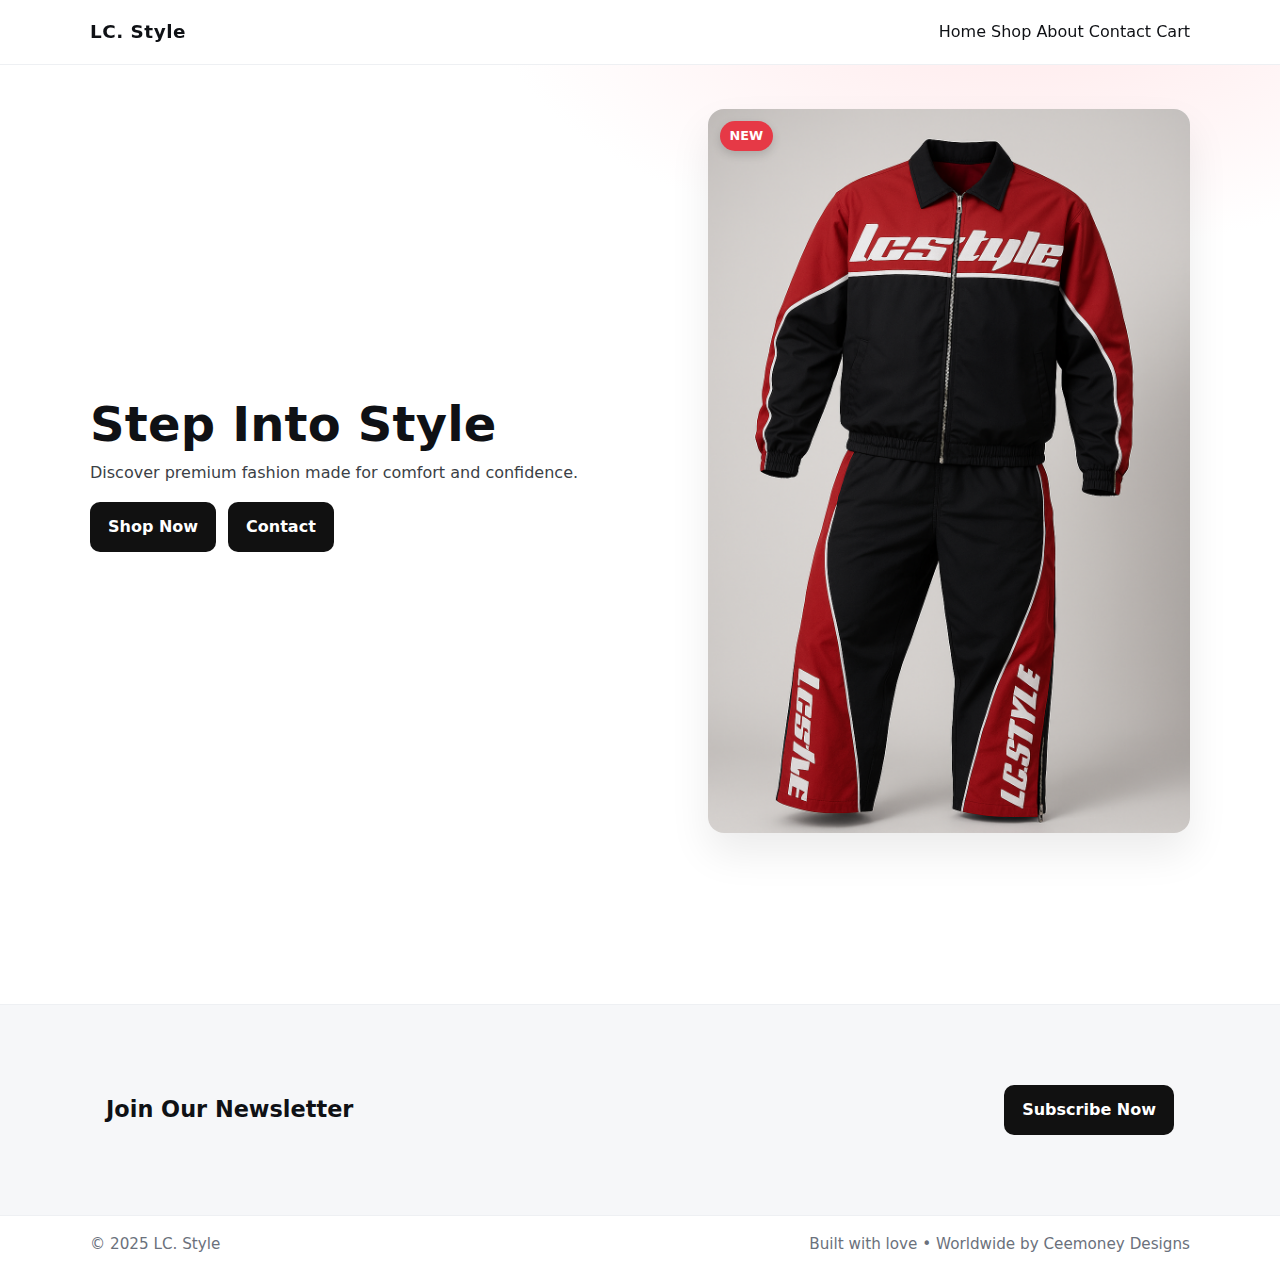
<file: index.html>
<!DOCTYPE html>
<html lang="en">
<head>
  <meta charset="UTF-8">
  <meta name="viewport" content="width=device-width, initial-scale=1.0">
  <title>LC. Style Store | Home</title>
  <link rel="stylesheet" href="css/styles.css">
</head>
<body>

<header>
  <div class="container navbar">
    <div class="brand">LC. Style</div>
    <button class="menu-toggle" type="button" aria-label="Open navigation" aria-expanded="false">
      <span class="waffle-icon">
        <span></span>
        <span></span>
        <span></span>
        <span></span>
        <span></span>
        <span></span>
        <span></span>
        <span></span>
        <span></span>
      </span>
    </button>
    <nav>
      <button class="menu-close" type="button" aria-label="Close navigation">
        <span></span>
        <span></span>
      </button>
      <a href="index.html">Home</a>
      <a href="shop.html">Shop</a>
      <a href="about.html">About</a>
      <a href="contact.html">Contact</a>
      <a href="cart.html">Cart</a>
    </nav>
  </div>
</header>

<section class="hero">
  <div class="container wrap">
    <div>
      <h1>Step Into Style</h1>
      <p>Discover premium fashion made for comfort and confidence.</p>
      <div class="cta">
        <a class="btn" href="shop.html">Shop Now</a>
        <a class="btn" href="contact.html">Contact</a>
      </div>
    </div>
    <div class="hero-img-wrap">
  <a href="shop.html">
    <img class="hero-img" src="./Assets/New design updown.png" alt="Red and Black LC. Style Tracksuit">
    <span class="badge new">NEW</span>
  </a>
</div>
  </div>
</section>

<!-- You can add products or featured items here if you want more content -->

<section class="newsletter">
  <div class="container wrap">
    <h2>Join Our Newsletter</h2>
    <a href="https://docs.google.com/forms/d/e/1FAIpQLSdIJ_h1oI8b1-wldCTHQlRCWdDjxcBcHCdXxZa8YdfiSkmzfw/viewform" target="_blank" class="btn btn-newsletter">Subscribe Now</a>
  </div>
</section>

<footer>
  <div class="container footer-inner">
    <div>© 2025 LC. Style</div>
    <div>Built with love • Worldwide by Ceemoney Designs</div>
  </div>
</footer>

<script src="js/app.js"></script>
</body>
</html>
</file>
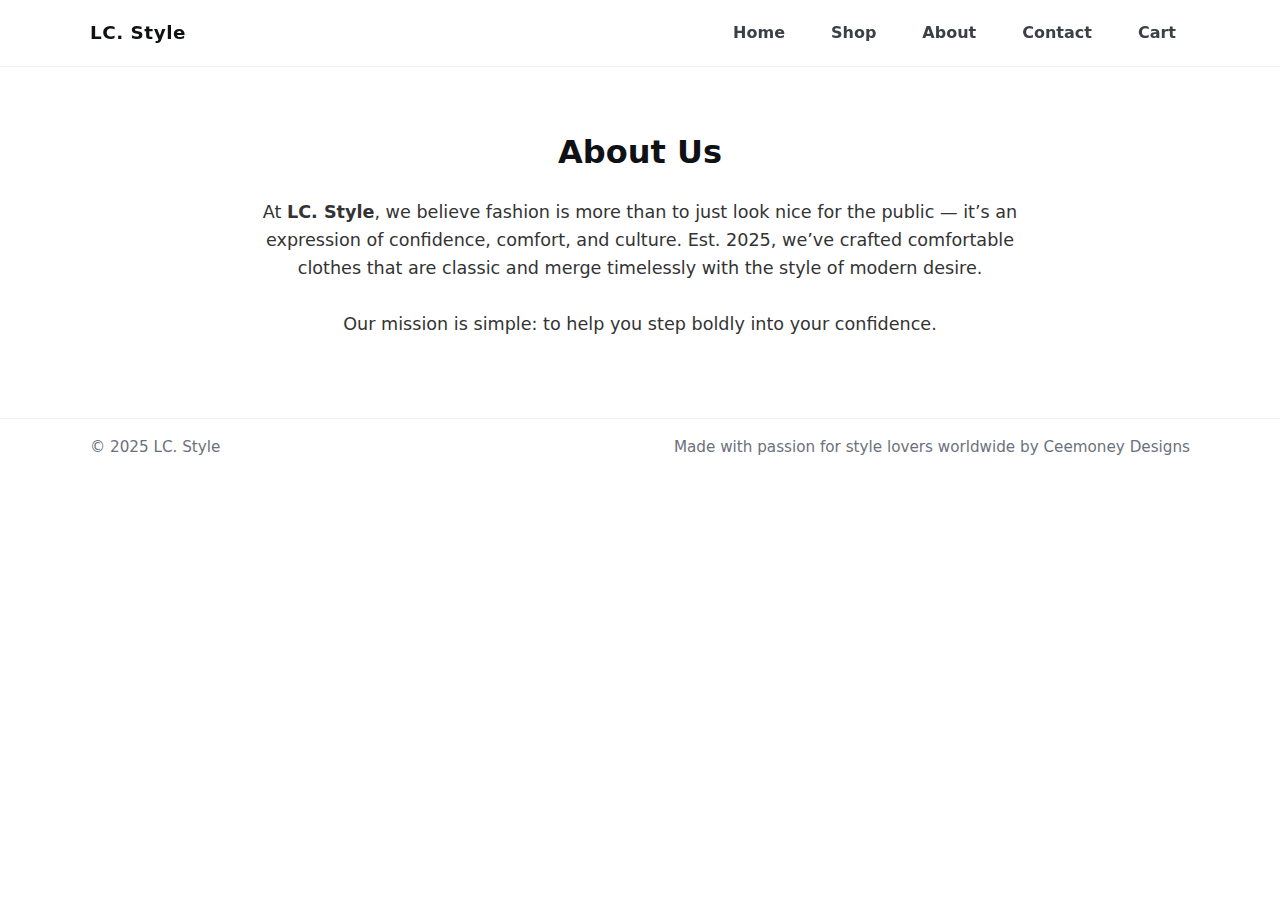
<file: about.html>
<!DOCTYPE html>
<html lang="en">
<head>
  <meta charset="UTF-8">
  <meta name="viewport" content="width=device-width, initial-scale=1.0">
  <title>LC. Style | About</title>
  <link rel="stylesheet" href="css/styles.css">
</head>
<body>

<header>
  <div class="container navbar">
    <div class="brand">LC. Style</div>
    <nav class="nav-links">
      <a href="index.html">Home</a>
      <a href="shop.html">Shop</a>
      <a href="about.html">About</a>
      <a href="contact.html">Contact</a>
      <a href="cart.html">Cart</a>
    </nav>
  </div>
</header>

<section class="products">
  <h2>About Us</h2>
  <p style="max-width:800px; margin:20px auto; text-align:center; font-size:1.1rem; color:#333;">
    At <strong>LC. Style</strong>, we believe fashion is more than to just look nice for the public —
    it’s an expression of confidence, comfort, and culture. Est. 2025, we’ve crafted comfortable clothes that are classic and merge 
    timelessly with the style of modern desire.  
    <br><br>
    Our mission is simple: to help you step boldly into your confidence.
  </p>
</section>

<footer>
  <div class="container footer-inner">
    <div>© 2025 LC. Style</div>
    <div>Made with passion for style lovers worldwide by Ceemoney Designs</div>
  </div>
</footer>

<script src="js/app.js"></script>
</body>
</html>
</file>
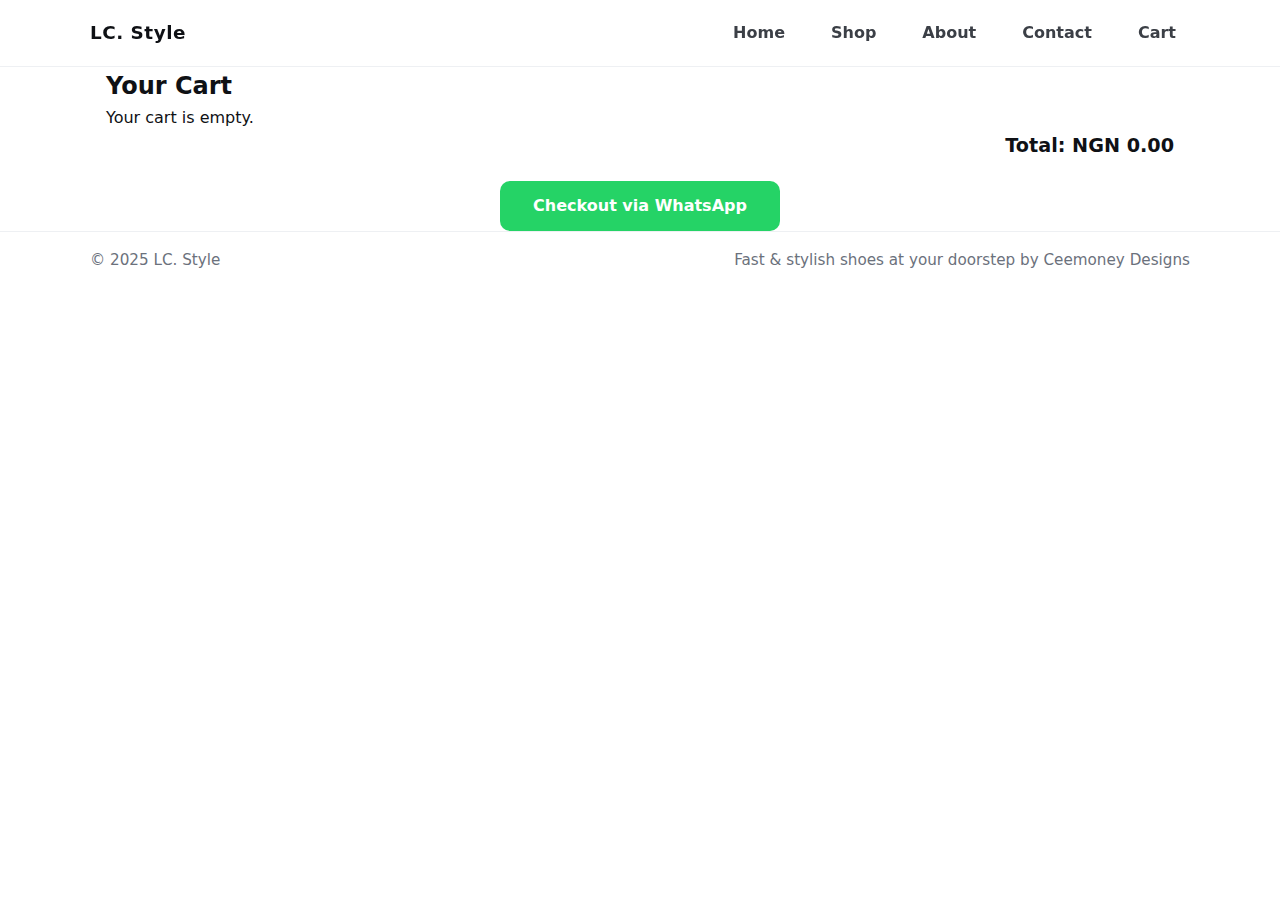
<file: cart.html>
<!DOCTYPE html>
<html lang="en">
<head>
  <meta charset="UTF-8">
  <meta name="viewport" content="width=device-width, initial-scale=1.0">
  <title>LC. Style | Cart</title>
  <link rel="stylesheet" href="css/styles.css">
</head>
<body>

<header>
  <div class="container navbar">
    <div class="brand">LC. Style</div>
    <nav class="nav-links">
      <a href="index.html">Home</a>
      <a href="shop.html">Shop</a>
      <a href="about.html">About</a>
      <a href="contact.html">Contact</a>
      <a href="cart.html">Cart</a>
    </nav>
  </div>
</header>

<section class="cart">
  <div class="container">
    <h2>Your Cart</h2>
    <div class="cart-list"></div>
    <p id="cart-total">Total: $0.00</p>
    <button id="checkout-whatsapp" class="btn">Checkout via WhatsApp</button>
  </div>
</section>

<footer>
  <div class="container footer-inner">
    <div>© 2025 LC. Style</div>
    <div>Fast & stylish shoes at your doorstep by Ceemoney Designs</div>
  </div>
</footer>

<script src="js/app.js"></script>
</body>
</html>
</file>
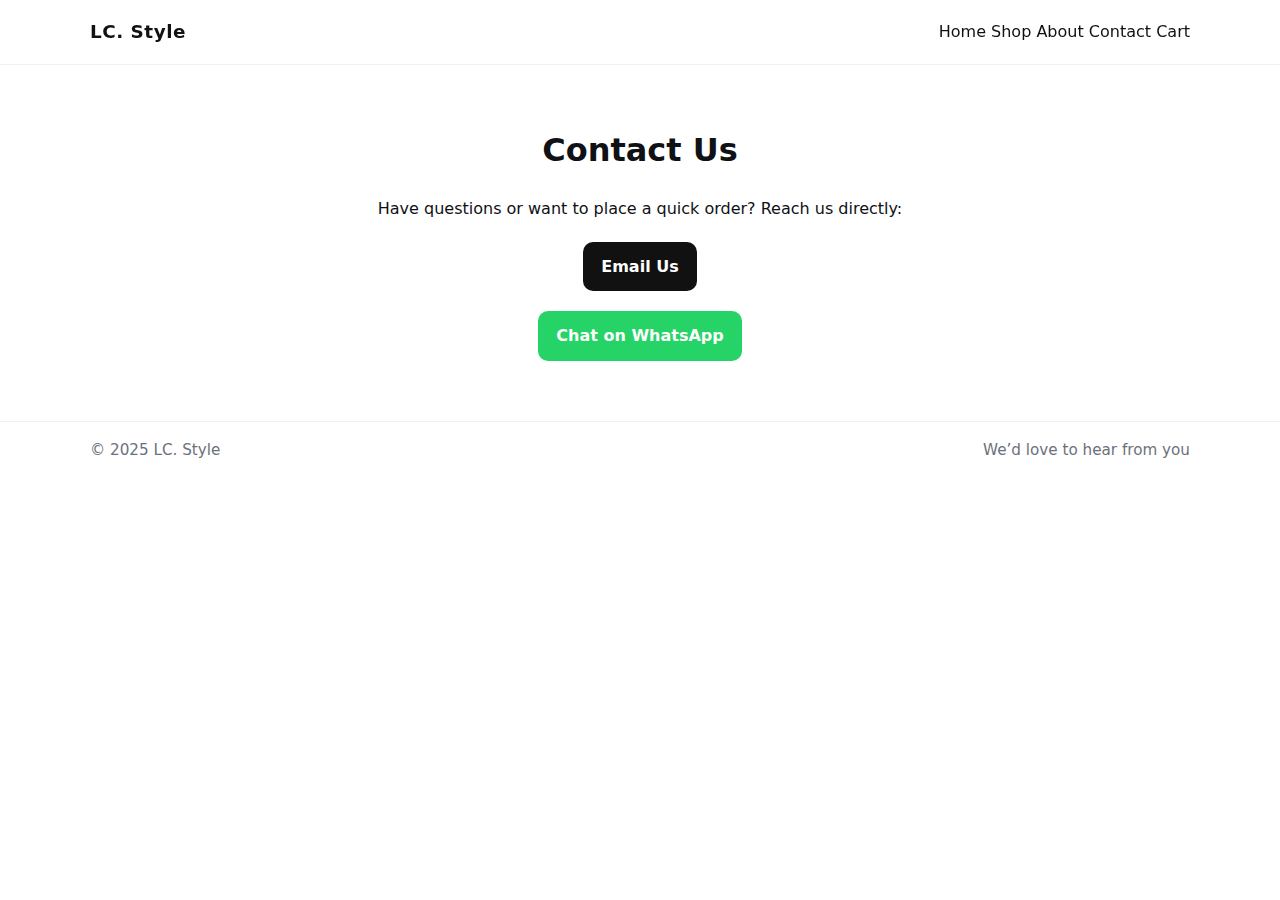
<file: contact.html>
<!DOCTYPE html>
<html lang="en">
<head>
  <meta charset="UTF-8">
  <meta name="viewport" content="width=device-width, initial-scale=1.0">
  <title>LC. Style | Contact</title>
  <link rel="stylesheet" href="css/styles.css">
</head>
<body>

<header>
  <div class="container navbar">
    <div class="brand">LC. Style</div>
    <button class="menu-toggle" type="button" aria-label="Open navigation" aria-expanded="false">
      <span class="waffle-icon">
        <span></span>
        <span></span>
        <span></span>
        <span></span>
        <span></span>
        <span></span>
        <span></span>
        <span></span>
        <span></span>
      </span>
    </button>
    <nav>
      <button class="menu-close" type="button" aria-label="Close navigation">
        <span></span>
        <span></span>
      </button>
      <a href="index.html">Home</a>
      <a href="shop.html">Shop</a>
      <a href="about.html">About</a>
      <a href="contact.html">Contact</a>
      <a href="cart.html">Cart</a>
    </nav>
  </div>
</header>

<section class="products">
  <h2>Contact Us</h2>
  <p style="text-align:center; margin-bottom:20px;">
    Have questions or want to place a quick order? Reach us directly:
  </p>

  <div style="text-align:center; margin-bottom:20px;">
    <a href="mailto:Chibuzorchiomajuliet@gmail.com" class="btn">Email Us</a>
  </div>

  <div style="text-align:center;">
    <button id="whatsapp-btn" class="btn">Chat on WhatsApp</button>
  </div>
</section>

<footer>
  <div class="container footer-inner">
    <div>© 2025 LC. Style</div>
    <div>We’d love to hear from you</div>
  </div>
</footer>

<script src="js/app.js"></script>
</body>
</html>
</file>
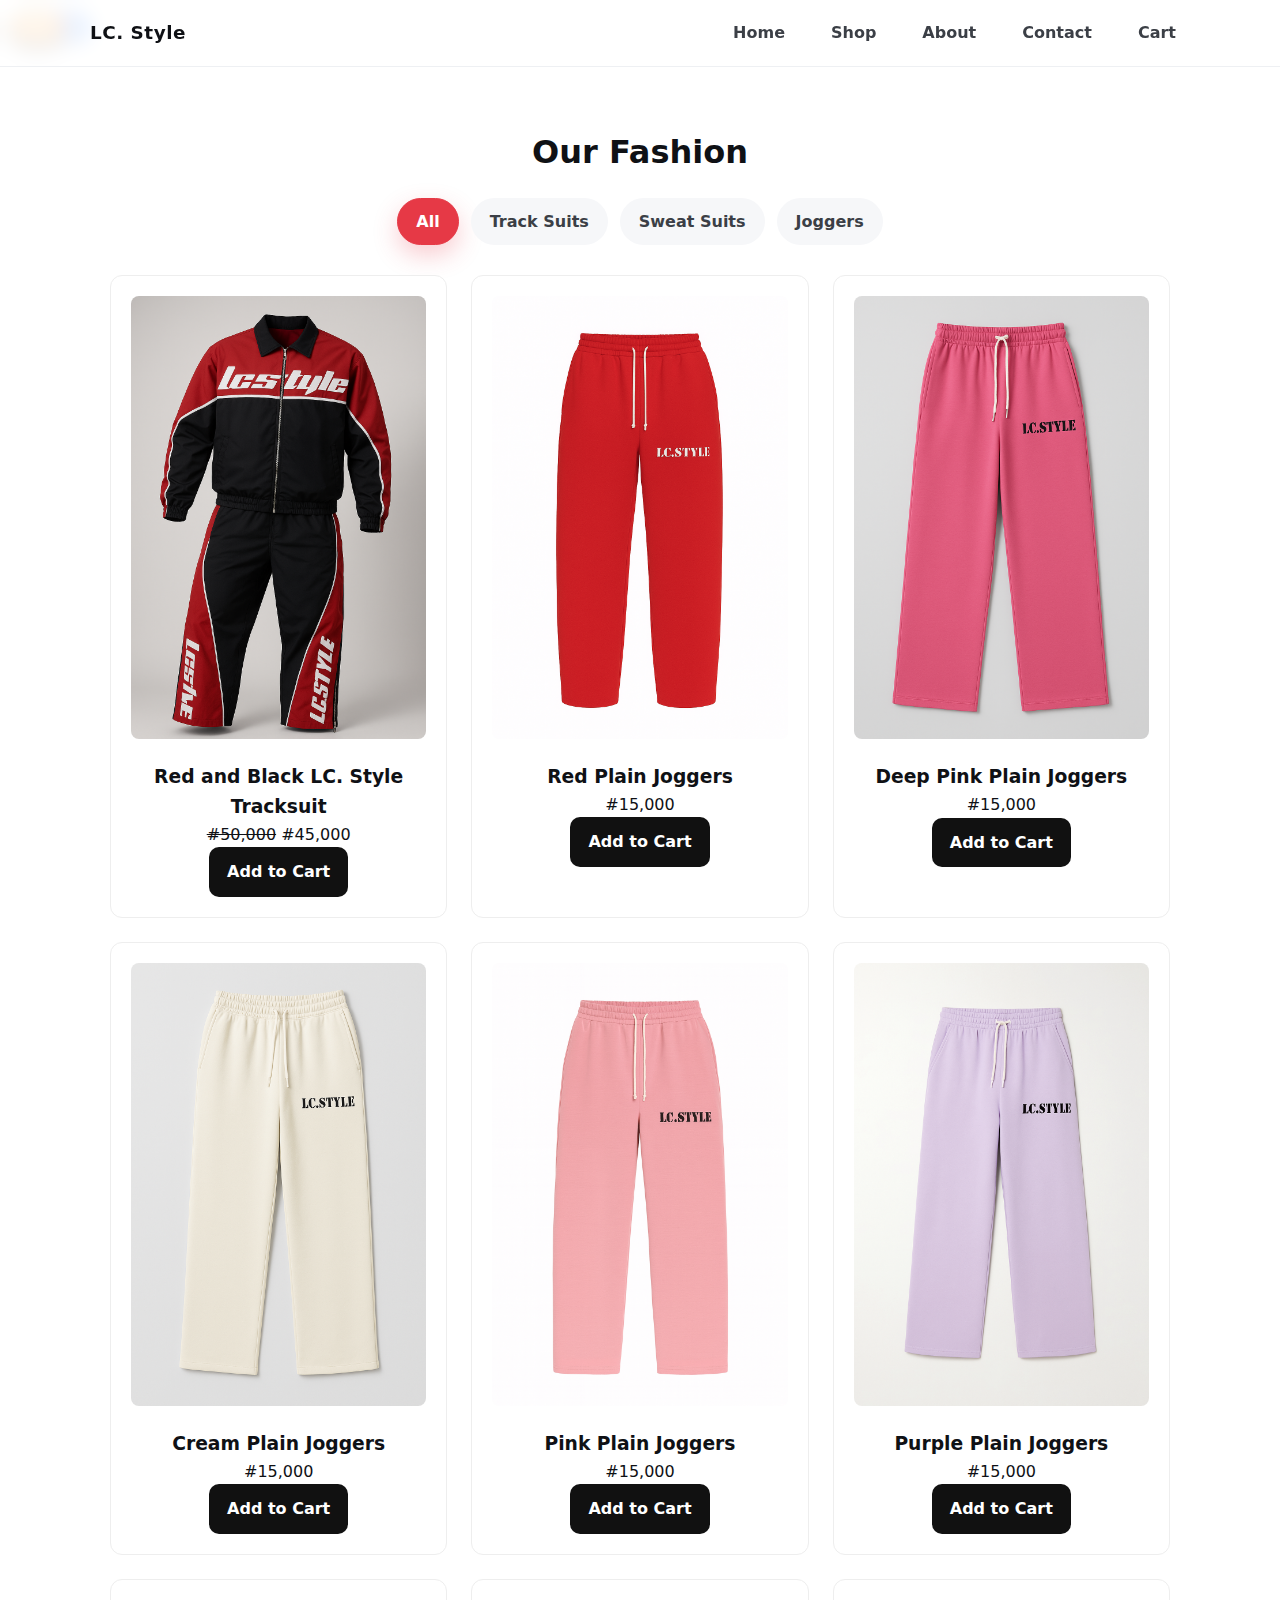
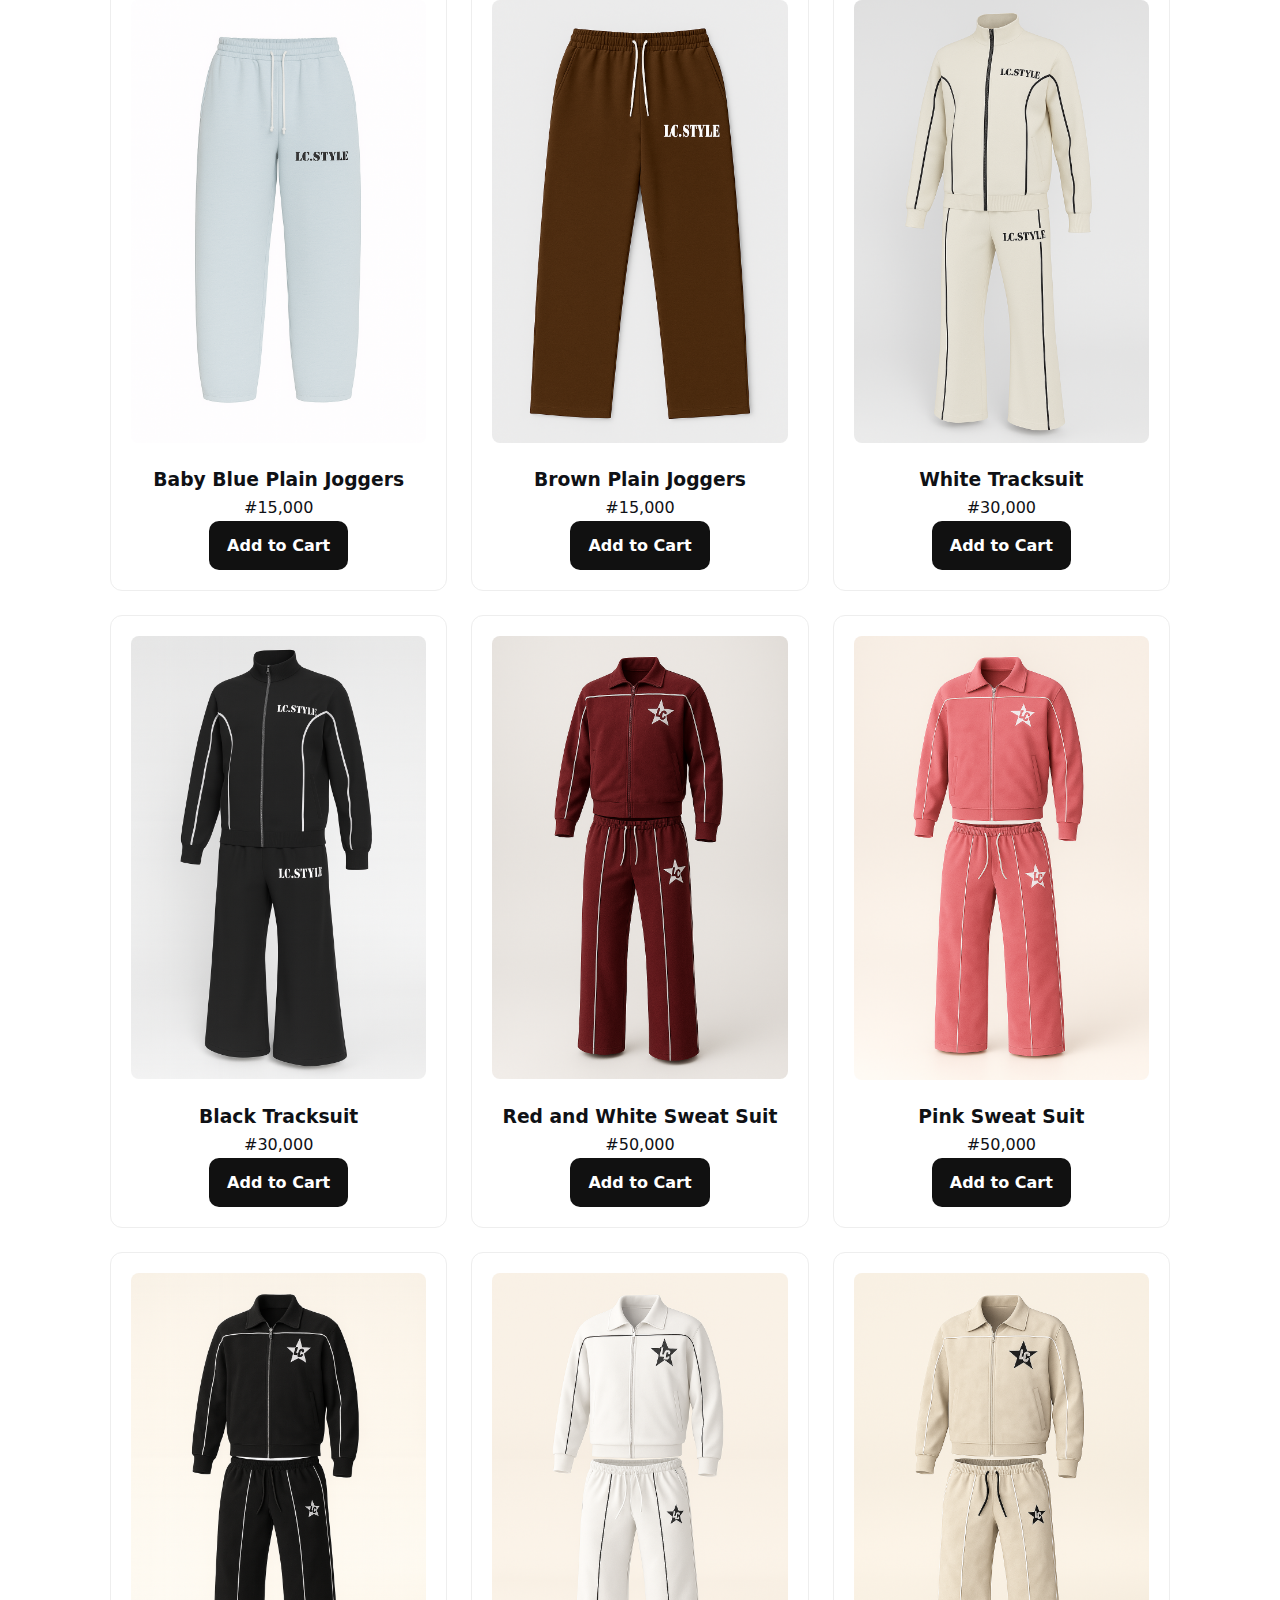
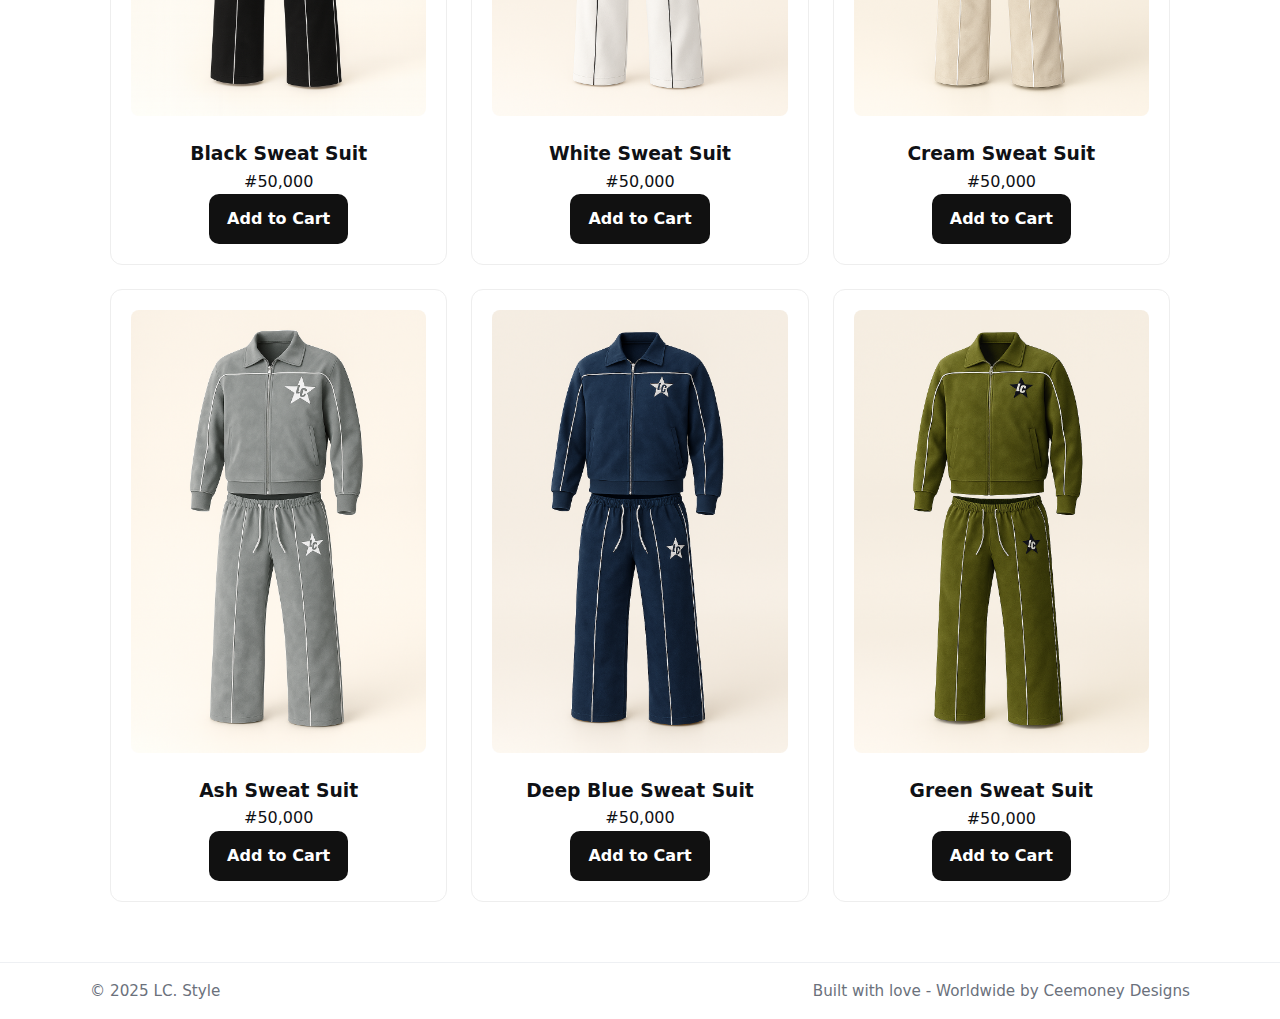
<file: shop.html>
<!DOCTYPE html>
<html lang="en">
<head>
  <meta charset="UTF-8">
  <meta name="viewport" content="width=device-width, initial-scale=1.0">
  <title>LC. Style Store | Shop</title>
  <link rel="stylesheet" href="css/styles.css">
</head>
<body>

<header>
  <div class="container navbar">
    <div class="brand">LC. Style</div>
    <nav class="nav-links">
      <a href="index.html">Home</a>
      <a href="shop.html">Shop</a>
      <a href="about.html">About</a>
      <a href="contact.html">Contact</a>
      <a href="cart.html">Cart</a>
    </nav>
  </div>
</header>

<section class="products">
  <h2>Our Fashion</h2>
  <div class="filter-bar">
    <button class="filter-btn active" data-filter="all">All</button>
    <button class="filter-btn" data-filter="tracksuits">Track Suits</button>
    <button class="filter-btn" data-filter="sweatsuits">Sweat Suits</button>
    <button class="filter-btn" data-filter="joggers">Joggers</button>
  </div>
  <div class="product-grid">

    <div class="product" data-name="Red and Black LC. Style Tracksuit" data-price="45000" data-status="limited" data-badge-class="limited" data-category="tracksuits">
      <div class="product-img-wrap">
        <img src="./Assets/New design updown.png" alt="Red and Black LC. Style Tracksuit">
      </div>
      <h3 class="product-name">Red and Black LC. Style Tracksuit</h3>
      <p class="product-price"> <s>#50,000</s> #45,000</p>
      
      <button class="btn add-to-cart">Add to Cart</button>
    </div>

    <div class="product" data-name="Red Plain Joggers" data-price="15000" data-status="Hot" data-badge-class="hot" data-category="joggers">
      <div class="product-img-wrap">
        <img src="./Assets/Red Jogs.png" alt="Red Plain Joggers">
      </div>
      <h3 class="product-name">Red Plain Joggers</h3>
      <p class="product-price">#15,000</p>
      
      <button class="btn add-to-cart">Add to Cart</button>
    </div>

    <div class="product" data-name="Deep Pink Plain Joggers" data-price="15000" data-status="Hot" data-badge-class="hot" data-category="joggers">
      <div class="product-img-wrap">
        <img src="./Assets/Deep pink.png" alt="Deep Pink Plain Joggers">
      </div>
      <h3 class="product-name">Deep Pink Plain Joggers</h3>
      <p class="product-price">#15,000</p>
      
      <button class="btn add-to-cart">Add to Cart</button>
    </div>

    <div class="product" data-name="Cream Plain Joggers" data-price="15000" data-status="Hot" data-badge-class="hot" data-category="joggers">
      <div class="product-img-wrap">
        <img src="./Assets/cream.png" alt="Cream Plain Joggers">
      </div>
      <h3 class="product-name">Cream Plain Joggers</h3>
      <p class="product-price"> #15,000</p>
      
      <button class="btn add-to-cart">Add to Cart</button>
    </div>

    <div class="product" data-name="pink Plain Joggers" data-price="15000" data-status="Hot" data-badge-class="hot" data-category="joggers">
      <div class="product-img-wrap">
        <img src="./Assets/Pink jogs.png" alt="Pink Plain Joggers">
      </div>
      <h3 class="product-name">Pink Plain Joggers</h3>
      <p class="product-price"> #15,000</p>
      
      <button class="btn add-to-cart">Add to Cart</button>
    </div>

    <div class="product" data-name="Purple Plain Joggers" data-price="15000" data-status="Hot" data-badge-class="hot" data-category="joggers">
      <div class="product-img-wrap">
        <img src="./Assets/Purple Jogs.png" alt="Purple Plain Joggers">
      </div>
      <h3 class="product-name">Purple Plain Joggers</h3>
      <p class="product-price"> #15,000</p>
      
      <button class="btn add-to-cart">Add to Cart</button>
    </div>

    <div class="product" data-name="Baby Blue Plain Joggers" data-price="15000" data-status="Hot" data-badge-class="hot" data-category="joggers">
      <div class="product-img-wrap">
        <img src="./Assets/Baby Blue Jogs.png" alt="Baby Blue Plain Joggers">
      </div>
      <h3 class="product-name">Baby Blue Plain Joggers</h3>
      <p class="product-price"> #15,000</p>
      
      <button class="btn add-to-cart">Add to Cart</button>
    </div>

    <div class="product" data-name="Brown Plain Joggers" data-price="15000" data-status="Hot" data-badge-class="hot" data-category="joggers">
      <div class="product-img-wrap">
        <img src="./Assets/Brown Jogs.png" alt="Brown Plain Joggers">
      </div>
      <h3 class="product-name">Brown Plain Joggers</h3>
      <p class="product-price"> #15,000</p>
      
      <button class="btn add-to-cart">Add to Cart</button>
    </div>

    <div class="product" data-name="White Tracksuit" data-price="30000" data-status="new" data-badge-class="new" data-category="tracksuits">
      <div class="product-img-wrap">
        <img src="./Assets/White track suit.png" alt="White Tracksuit">
      </div>
      <h3 class="product-name">White Tracksuit</h3>
      <p class="product-price"> #30,000</p>
      
      <button class="btn add-to-cart">Add to Cart</button>
    </div>

    <div class="product" data-name="Black Tracksuit" data-price="30000" data-status="new" data-badge-class="new" data-category="tracksuits">
      <div class="product-img-wrap">
        <img src="./Assets/Blcak tracksuit.png" alt="Black Tracksuit">
      </div>
      <h3 class="product-name">Black Tracksuit</h3>
      <p class="product-price"> #30,000</p>
      
      <button class="btn add-to-cart">Add to Cart</button>
    </div>

    <div class="product" data-name="NEW Red and White Track suit" data-price="50000" data-status="hot" data-badge-class="hot" data-category="sweatsuits">
      <div class="product-img-wrap">
        <img src="./Assets/NEW Red and white Tracksuit.png" alt="NEW Red and White Track suit">
      </div>
      <h3 class="product-name">Red and White Sweat Suit</h3>
      <p class="product-price"> #50,000</p>
      
      <button class="btn add-to-cart">Add to Cart</button>
    </div>

    <div class="product" data-name="NEW Pink Track suit" data-price="50000" data-status="hot" data-badge-class="hot" data-category="sweatsuits">
      <div class="product-img-wrap">
        <img src="./Assets/NEW LIGHTER PINK Track suit.png" alt="NEW Pink Track suit">
      </div>
      <h3 class="product-name">Pink Sweat Suit</h3>
      <p class="product-price"> #50,000</p>
      
      <button class="btn add-to-cart">Add to Cart</button>
    </div>

    <div class="product" data-name="NEW Black Track suit" data-price="50000" data-status="hot" data-badge-class="hot" data-category="sweatsuits">
      <div class="product-img-wrap">
        <img src="./Assets/NEW Black track suit.png" alt="NEW Black Track suit">
      </div>
      <h3 class="product-name">Black Sweat Suit</h3>
      <p class="product-price"> #50,000</p>
      
      <button class="btn add-to-cart">Add to Cart</button>
    </div>

    <div class="product" data-name="NEW White Track suit" data-price="50000" data-status="hot" data-badge-class="hot" data-category="sweatsuits">
      <div class="product-img-wrap">
        <img src="./Assets/NEW White Track suit.png" alt="NEW White Track suit">
      </div>
      <h3 class="product-name">White Sweat Suit</h3>
      <p class="product-price"> #50,000</p>
      
      <button class="btn add-to-cart">Add to Cart</button>
    </div>
      
    <div class="product" data-name="NEW Cream Track suit" data-price="50000" data-status="hot" data-badge-class="hot" data-category="sweatsuits">
      <div class="product-img-wrap">
        <img src="./Assets/NEW Cream Track suit.png" alt="NEW Cream Track suit">
      </div>
      <h3 class="product-name">Cream Sweat Suit</h3>
      <p class="product-price"> #50,000</p>
      
      <button class="btn add-to-cart">Add to Cart</button>
    </div>

    <div class="product" data-name="NEW Ash Track suit" data-price="50000" data-status="hot" data-badge-class="hot" data-category="sweatsuits">
      <div class="product-img-wrap">
        <img src="./Assets/NEW Ash Track suit.png" alt="NEW Ash Track suit">
      </div>
      <h3 class="product-name">Ash Sweat Suit</h3>
      <p class="product-price"> #50,000</p>
      
      <button class="btn add-to-cart">Add to Cart</button>
    </div>

    <div class="product" data-name="NEW Deep Blue Track suit" data-price="50000" data-status="hot" data-badge-class="hot" data-category="sweatsuits">
      <div class="product-img-wrap">
        <img src="./Assets/NEW Deep blue track suit.png" alt="NEW Deep Blue Track suit">
      </div>
      <h3 class="product-name">Deep Blue Sweat Suit</h3>
      <p class="product-price"> #50,000</p>
      
      <button class="btn add-to-cart">Add to Cart</button>
    </div>

    <div class="product" data-name="NEW Green Track suit" data-price="50000" data-status="hot" data-badge-class="hot" data-category="sweatsuits">
      <div class="product-img-wrap">
        <img src="./Assets/NEW Green Track suit.png" alt="NEW Green Track suit">
      </div>
      <h3 class="product-name">Green Sweat Suit</h3>
      <p class="product-price"> #50,000</p>
      
      <button class="btn add-to-cart">Add to Cart</button>
    </div>

  </div>
</section>

<footer>
  <div class="container footer-inner">
    <div>© 2025 LC. Style</div>
    <div>Built with love - Worldwide by Ceemoney Designs</div>
  </div>
</footer>

<script src="js/app.js"></script>
</body>
</html>
</file>
<file: css/styles.css>
/* ==== Reset & Base ==== */
* { margin:0; padding:0; box-sizing:border-box; }
html,body { font-family: "Poppins", system-ui, -apple-system, Roboto, Arial, sans-serif; color:#0f1115; background:#ffffff; line-height:1.6; }
a { color: inherit; text-decoration: none; }
button { font: inherit; cursor: pointer; border: 0; }

/* ==== Layout Helpers ==== */
.container { max-width: 1100px; margin: 0 auto; padding: 0 16px; }
.btn { display:inline-block; padding:12px 18px; border-radius:10px; background:#111; color:#fff; font-weight:600; transition: transform .15s ease, box-shadow .15s ease, background .15s ease; }
.btn:hover { transform: translateY(-1px); box-shadow: 0 8px 24px rgba(0,0,0,.15); background:#000; }

/* Accent */
:root{ --accent:#e63946; --ink:#0f1115; --ink-2:#3b3f46; --ink-3:#6b717c; --surface:#f6f7f9; --whatsapp:#25D366; }

/* ==== Header / Nav ==== */
header { position: sticky; top:0; z-index:10; background:rgba(255,255,255,.9); backdrop-filter: blur(10px); border-bottom: 1px solid #eef0f3; }
.navbar { display:flex; align-items:center; justify-content:space-between; gap:20px; min-height:64px; padding:10px 0; }
.brand { font-weight:800; letter-spacing:.5px; font-size:1.15rem; color:var(--ink); }
.nav-links { display:flex; align-items:center; gap:18px; }
.nav-links a { padding:10px 14px; border-radius:10px; font-weight:600; color:var(--ink-2); transition: background .2s ease, color .2s ease, transform .2s ease; }
.nav-links a:hover { background:var(--surface); color:var(--ink); transform: translateY(-1px); }
.nav-links a:focus-visible { outline:2px solid var(--accent); outline-offset:3px; }

@media (max-width: 820px){
  .navbar { flex-wrap:wrap; justify-content:center; text-align:center; }
  .brand { width:100%; }
  .nav-links { width:100%; justify-content:center; flex-wrap:wrap; gap:12px; padding-bottom:6px; }
  .nav-links a { background:var(--surface); border:1px solid transparent; }
  .nav-links a:hover { background:#fff; border-color:#e4e7ec; }
}

@media (max-width: 520px){
  .nav-links { gap:10px; }
  .nav-links a { flex:1 1 calc(50% - 10px); min-width:140px; text-align:center; }
}

/* ==== Hero ==== */
.hero { background: radial-gradient(1200px 600px at 80% -10%, #ffe7e9 0%, #fff 45%), linear-gradient(180deg,#ffffff 0%, #fbfcff 100%); }
.hero .wrap { display:grid; grid-template-columns: 1.1fr .9fr; gap:28px; align-items:center; padding: 44px 0; }
.hero h1 { font-size: clamp(2rem, 4vw, 3rem); line-height:1.1; margin-bottom:10px; font-weight:800; letter-spacing:.2px; }
.hero p { color:var(--ink-2); margin-bottom:16px; }
.hero .cta { display:flex; gap:12px; flex-wrap:wrap; }
.hero-img { width:100%; height:auto; border-radius:16px; box-shadow: 0 20px 40px rgba(0,0,0,.08); object-fit:contain; background:#fff; }
.hero-img-wrap { position: relative; display:inline-block; }

/* ==== Products Grid ==== */
.products { padding: 60px 20px; max-width: 1100px; margin: auto; }
.products h2 { text-align:center; font-size:2rem; font-weight:700; margin-bottom:20px; }
/* ==== Product Filters ==== */
.filter-bar { display:flex; justify-content:center; gap:12px; margin-bottom:30px; flex-wrap:wrap; }
.filter-btn { padding:10px 18px; border-radius:999px; background:var(--surface); color:var(--ink-2); font-weight:600; border:1px solid transparent; transition:all .2s ease; }
.filter-btn:hover { background:#fff; border-color:#d7dbe3; color:var(--ink); box-shadow:0 6px 14px rgba(0,0,0,.08); }
.filter-btn.active { background:var(--accent); color:#fff; border-color:var(--accent); box-shadow:0 10px 24px rgba(230,57,70,.25); }
.product-grid { display:grid; grid-template-columns: repeat(auto-fit, minmax(250px, 1fr)); gap:24px; }
.product { border:1px solid #eee; border-radius:12px; padding:20px; background:#fff; text-align:center; transition:all .25s ease; }
.product:hover { transform:translateY(-5px); box-shadow:0 10px 25px rgba(0,0,0,.08); }
.product img { width:100%; border-radius:8px; margin-bottom:15px; }
.sizes { margin-bottom:12px; }
.size-option { background:#f2f2f2; border-radius:6px; padding:6px 10px; margin:0 3px; transition:all .2s; }
.size-option.active, .size-option:hover { background:var(--accent); color:#fff; }

/* ==== Badges ==== */
.badge {
  position: absolute;
  top: 12px;
  left: 12px;
  background: #555;
  color: #fff;
  font-size: 0.8rem;
  font-weight: 700;
  padding: 5px 10px;
  border-radius: 20px;
  text-transform: uppercase;
  box-shadow: 0 4px 10px rgba(0,0,0,0.15);
  animation: pulse 1.5s infinite;
}
.badge.new { background: #e63946; }
.badge.sale { background: #1eb955; }
.badge.hot { background: #ff8c00; }
.badge.restocked { background: #2a9d8f; }
.badge.limited { background: #0066ff; }
.badge.trending { background: #ff1493; }

@keyframes pulse {
  0% { transform: scale(1); opacity: 1; }
  50% { transform: scale(1.1); opacity: 0.85; }
  100% { transform: scale(1); opacity: 1; }
}

/* ==== Cart Page ==== */
.cart-list { display:flex; flex-direction:column; gap:15px; }
.cart-item { display:flex; justify-content:space-between; align-items:center; padding:15px; background:#fff; border:1px solid #eee; border-radius:10px; box-shadow:0 4px 10px rgba(0,0,0,.05); transition: all .2s ease; }
.cart-item:hover { transform: translateY(-3px); box-shadow:0 6px 15px rgba(0,0,0,.08); }
.cart-item p { margin:0; font-size:1rem; font-weight:500; }
.remove-btn { background:var(--accent); color:#fff; font-size:.9rem; padding:8px 14px; border-radius:8px; }
.remove-btn:hover { background:#c71c29; }
#cart-total { text-align:right; font-size:1.2rem; font-weight:700; }
#checkout-whatsapp { background:var(--whatsapp); width:100%; max-width:280px; display:block; margin:20px auto 0; text-align:center; }
#checkout-whatsapp:hover { background:#1eb955; }

/* ==== Newsletter ==== */
.newsletter { background: var(--surface); border-top:1px solid #eef0f3; margin-top: 120px; padding: 80px 0; }
.newsletter .wrap { display:flex; align-items:center; justify-content:space-between; gap:16px; flex-wrap:wrap; }
.newsletter h2 { font-size:1.4rem; font-weight:700; }

/* Newsletter form (if used) */
#newsletter-form { display:flex; gap:8px; }
#newsletter-form input { padding:12px 14px; border:1px solid #e2e6ec; border-radius:10px; min-width:240px; }
#newsletter-form button { background:var(--accent); }
#newsletter-form button:hover { background:#c71c29; }

/* ==== Footer ==== */
footer { border-top:1px solid #eef0f3; }
.footer-inner { display:flex; align-items:center; justify-content:space-between; gap:12px; padding:16px 0; color:var(--ink-3); font-size:.95rem; }

/* ==== Contact Page ==== */
#whatsapp-btn { background:var(--whatsapp); }
#whatsapp-btn:hover { background:#1eb955; }

/* ==== Responsive (Better Media Queries) ==== */
@media (max-width: 900px){
  .hero .wrap { grid-template-columns: 1fr; text-align: center; gap: 20px; }
  .hero .cta { justify-content: center; }
  .hero-img { max-width: 85%; margin: 0 auto; display: block; }
}

@media (max-width: 600px){
  .nav-links a { font-size: 1rem; padding: 6px 10px; }
  .hero h1 { font-size: 1.8rem; }
  .hero p { font-size: 1rem; }
  .product-grid { grid-template-columns: 1fr; }
  .btn { width: 100%; max-width: 280px; margin: 6px auto; display: block; }
  #newsletter-form { flex-direction: column; width: 100%; }
  #newsletter-form input { width: 100%; }
  .cart-item { flex-direction: column; text-align: center; gap: 10px; }
  #cart-total { text-align: center; }
}
</file>
